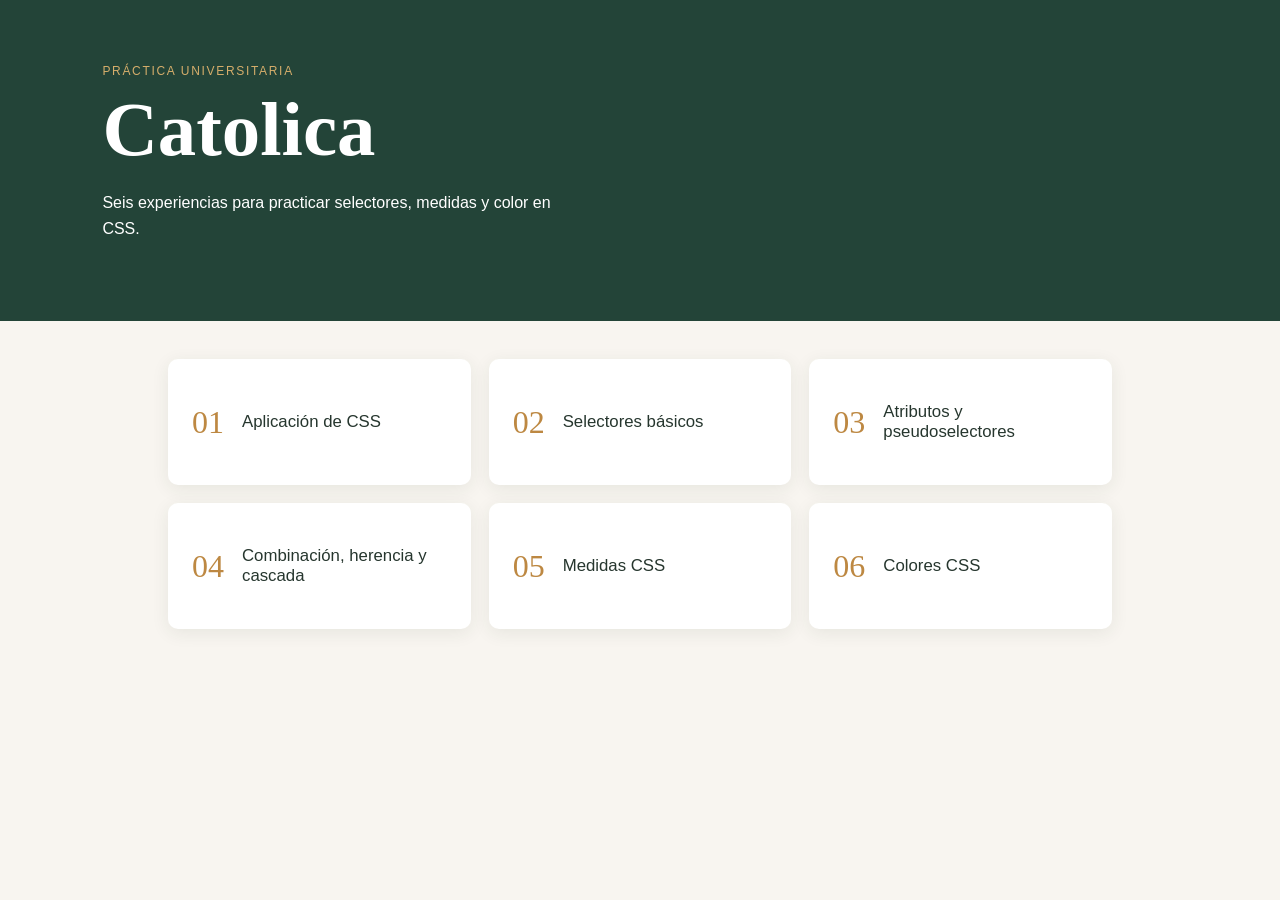
<file: Sesion02/index.html>
<!DOCTYPE html>
<html lang="es">
<head>
  <meta charset="UTF-8">
  <meta name="viewport" content="width=device-width, initial-scale=1.0">
  <title>Práctica CSS |Catolica </title>
  <link rel="stylesheet" href="portal.css">
</head>
<body>
  <header><p class="eyebrow">Práctica universitaria</p><h1>Catolica</h1><p>Seis experiencias para practicar selectores, medidas y color en CSS.</p></header>
  <main>
    <a href="experiencia01/index.html"><strong>01</strong><span>Aplicación de CSS</span></a>
    <a href="experiencia02/index.html"><strong>02</strong><span>Selectores básicos</span></a>
    <a href="experiencia03/index.html"><strong>03</strong><span>Atributos y pseudoselectores</span></a>
    <a href="experiencia04/index.html"><strong>04</strong><span>Combinación, herencia y cascada</span></a>
    <a href="experiencia05/index.html"><strong>05</strong><span>Medidas CSS</span></a>
    <a href="experiencia06/index.html"><strong>06</strong><span>Colores CSS</span></a>
  </main>
</body>
</html>
</file>
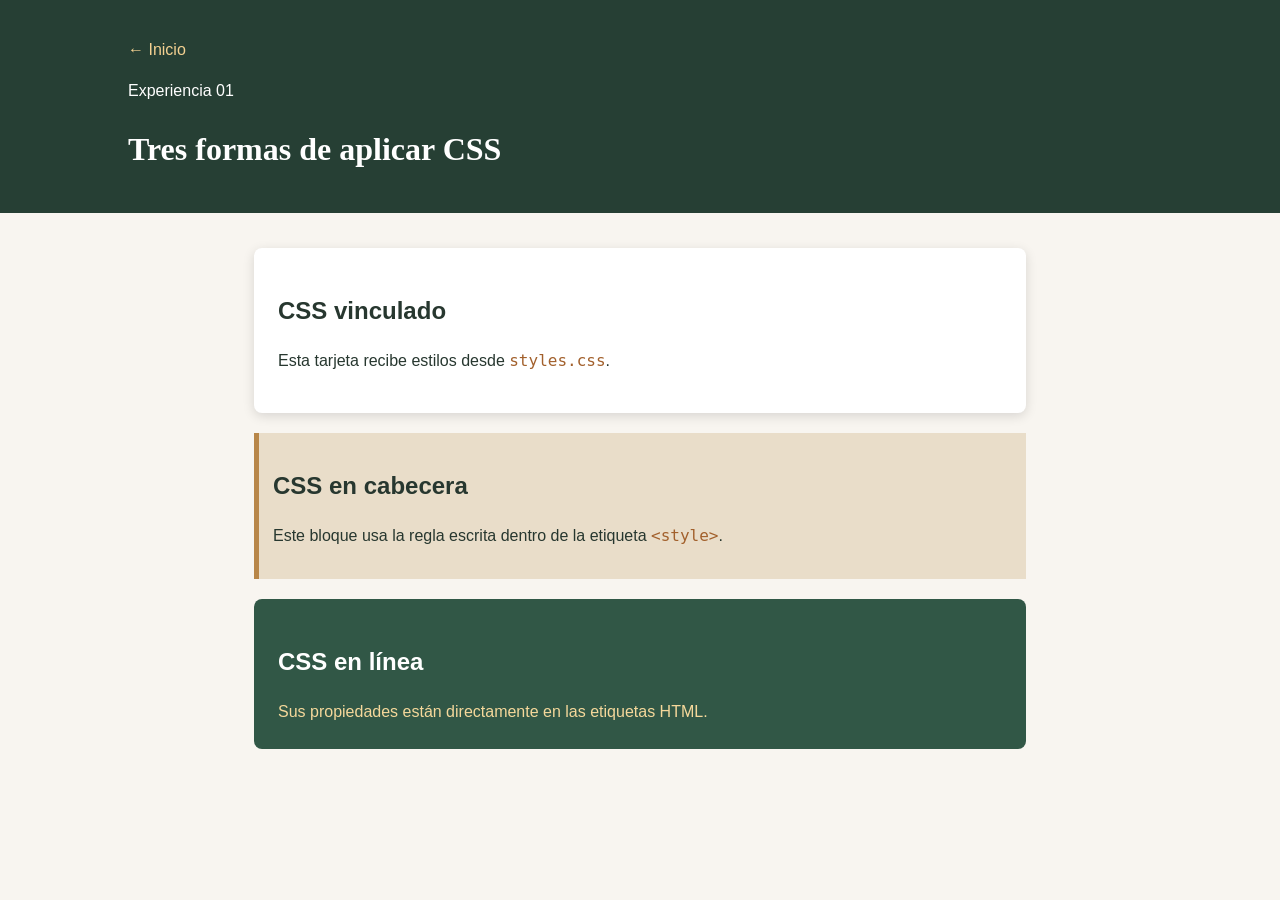
<file: Sesion02/Actividad01/index.html>
<!DOCTYPE html>
<html lang="es">
<head>
  <meta charset="UTF-8"><meta name="viewport" content="width=device-width, initial-scale=1.0">
  <title>Experiencia 01 | Aplicación CSS</title>
  
  <link rel="stylesheet" href="styles.css">
  
  <style>.mensaje-cabecera { background: #e9ddc9; padding: 14px; border-left: 5px solid #b88648; }</style>
</head>
<body>
  <header><a href="../index.html">← Inicio</a><p>Experiencia 01</p><h1>Tres formas de aplicar CSS</h1></header>
  <main>
    <section class="tarjeta"><h2>CSS vinculado</h2><p>Esta tarjeta recibe estilos desde <code>styles.css</code>.</p></section>
    <section class="mensaje-cabecera"><h2>CSS en cabecera</h2><p>Este bloque usa la regla escrita dentro de la etiqueta <code>&lt;style&gt;</code>.</p></section>
    
    <section style="background:#315746; color:white; padding:24px; border-radius:8px;"><h2>CSS en línea</h2><p style="margin-bottom:0; color:#f5d89b;">Sus propiedades están directamente en las etiquetas HTML.</p></section>
  </main>
</body></html>
</file>
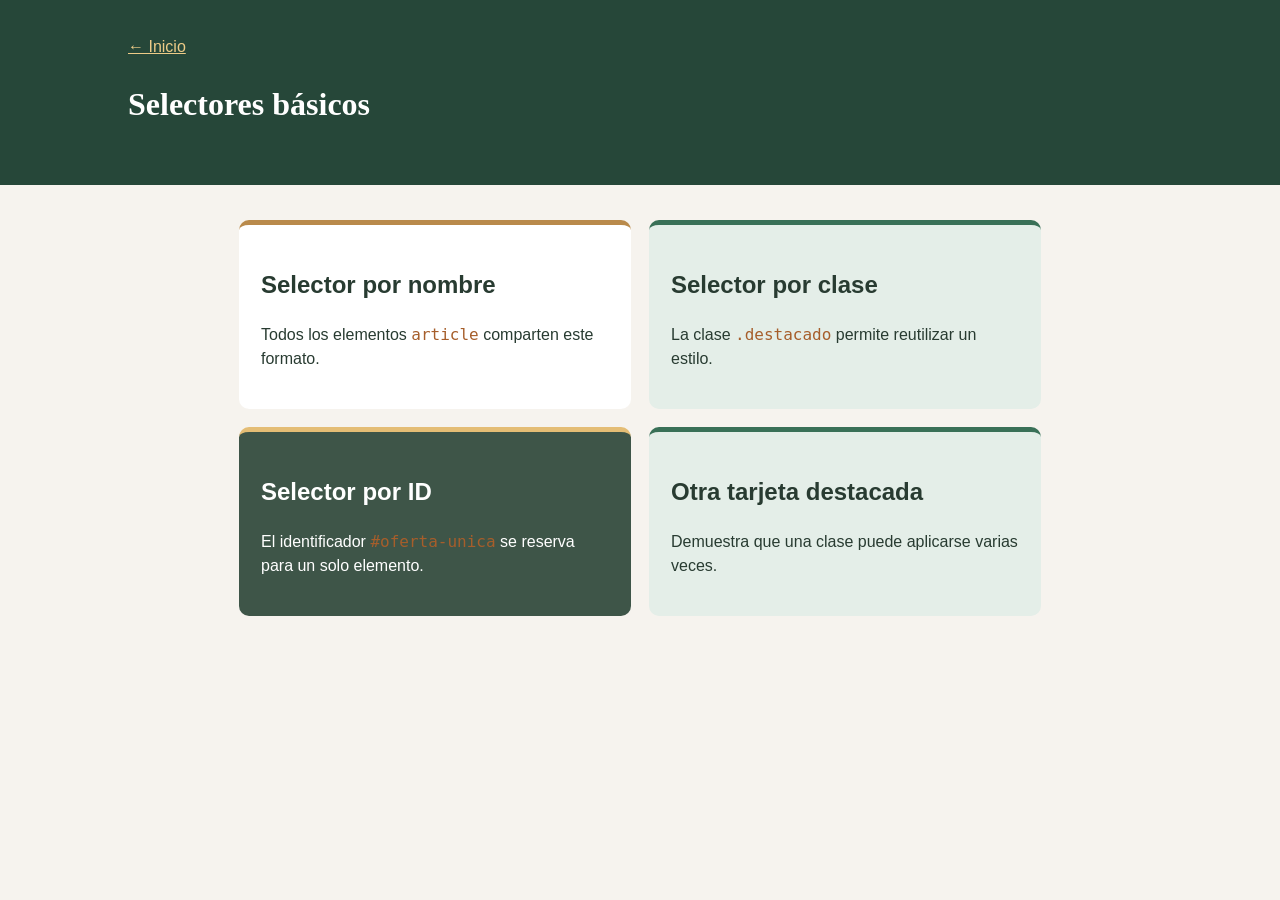
<file: Sesion02/Actividad02/index.html>
<!DOCTYPE html><html lang="es"><head><meta charset="UTF-8"><meta name="viewport" content="width=device-width, initial-scale=1.0"><title>Experiencia 02 | Selectores</title><link rel="stylesheet" href="styles.css"></head>
<body><header><a href="../index.html">← Inicio</a><h1>Selectores básicos</h1></header><main>
  <!-- Selector por nombre: todos los elementos article. -->
  <article><h2>Selector por nombre</h2><p>Todos los elementos <code>article</code> comparten este formato.</p></article>
  <!-- Selector por clase: elementos destacados. -->
  <article class="destacado"><h2>Selector por clase</h2><p>La clase <code>.destacado</code> permite reutilizar un estilo.</p></article>
  <!-- Selector por ID: elemento único. -->
  <article id="oferta-unica"><h2>Selector por ID</h2><p>El identificador <code>#oferta-unica</code> se reserva para un solo elemento.</p></article>
  <article class="destacado"><h2>Otra tarjeta destacada</h2><p>Demuestra que una clase puede aplicarse varias veces.</p></article>
</main></body></html>
</file>
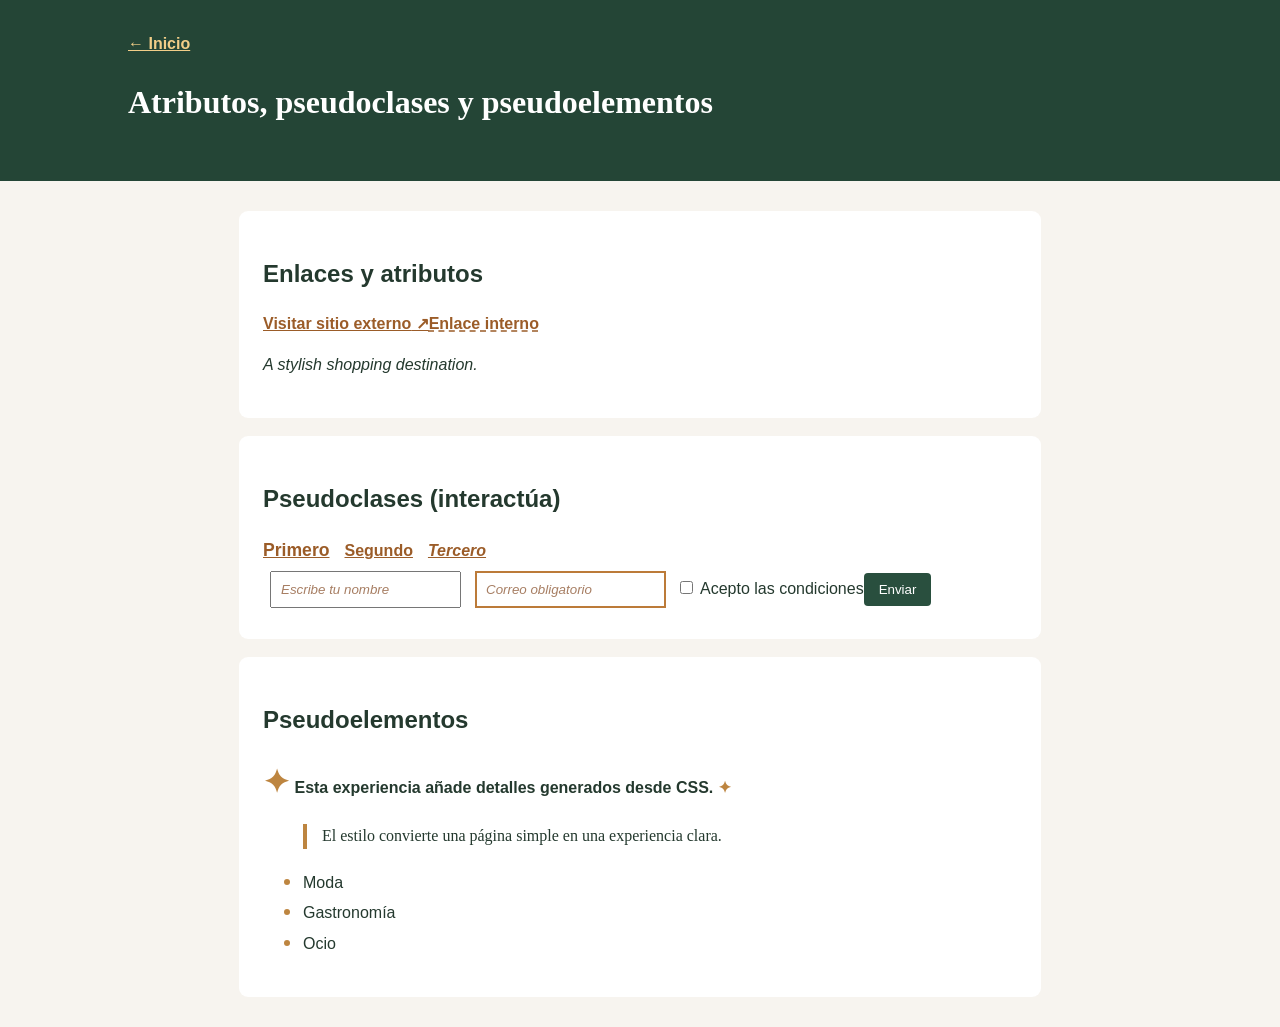
<file: Sesion02/Actividad03/index.html>
<!DOCTYPE html><html lang="es"><head><meta charset="UTF-8"><meta name="viewport" content="width=device-width, initial-scale=1.0"><title>Experiencia 03 | Pseudoselectores</title><link rel="stylesheet" href="styles.css"></head>
<body><header><a href="../index.html">← Inicio</a><h1>Atributos, pseudoclases y pseudoelementos</h1></header><main>
<section><h2>Enlaces y atributos</h2><a href="https://www.lasrozasvillage.com" target="_blank">Visitar sitio externo</a><a href="#contacto" title="Ir al formulario">Enlace interno</a><p lang="en">A stylish shopping destination.</p></section>
<section><h2>Pseudoclases (interactúa)</h2><nav><a href="#uno">Primero</a><a href="#dos">Segundo</a><a href="#tres">Tercero</a></nav><input type="text" placeholder="Escribe tu nombre"><input type="email" required placeholder="Correo obligatorio"><input type="checkbox" id="acepto"><label for="acepto">Acepto las condiciones</label><button>Enviar</button></section>
<section id="contacto"><h2>Pseudoelementos</h2><p class="introduccion">Esta experiencia añade detalles generados desde CSS.</p><blockquote>El estilo convierte una página simple en una experiencia clara.</blockquote><ul><li>Moda</li><li>Gastronomía</li><li>Ocio</li></ul></section>
</main></body></html>
</file>
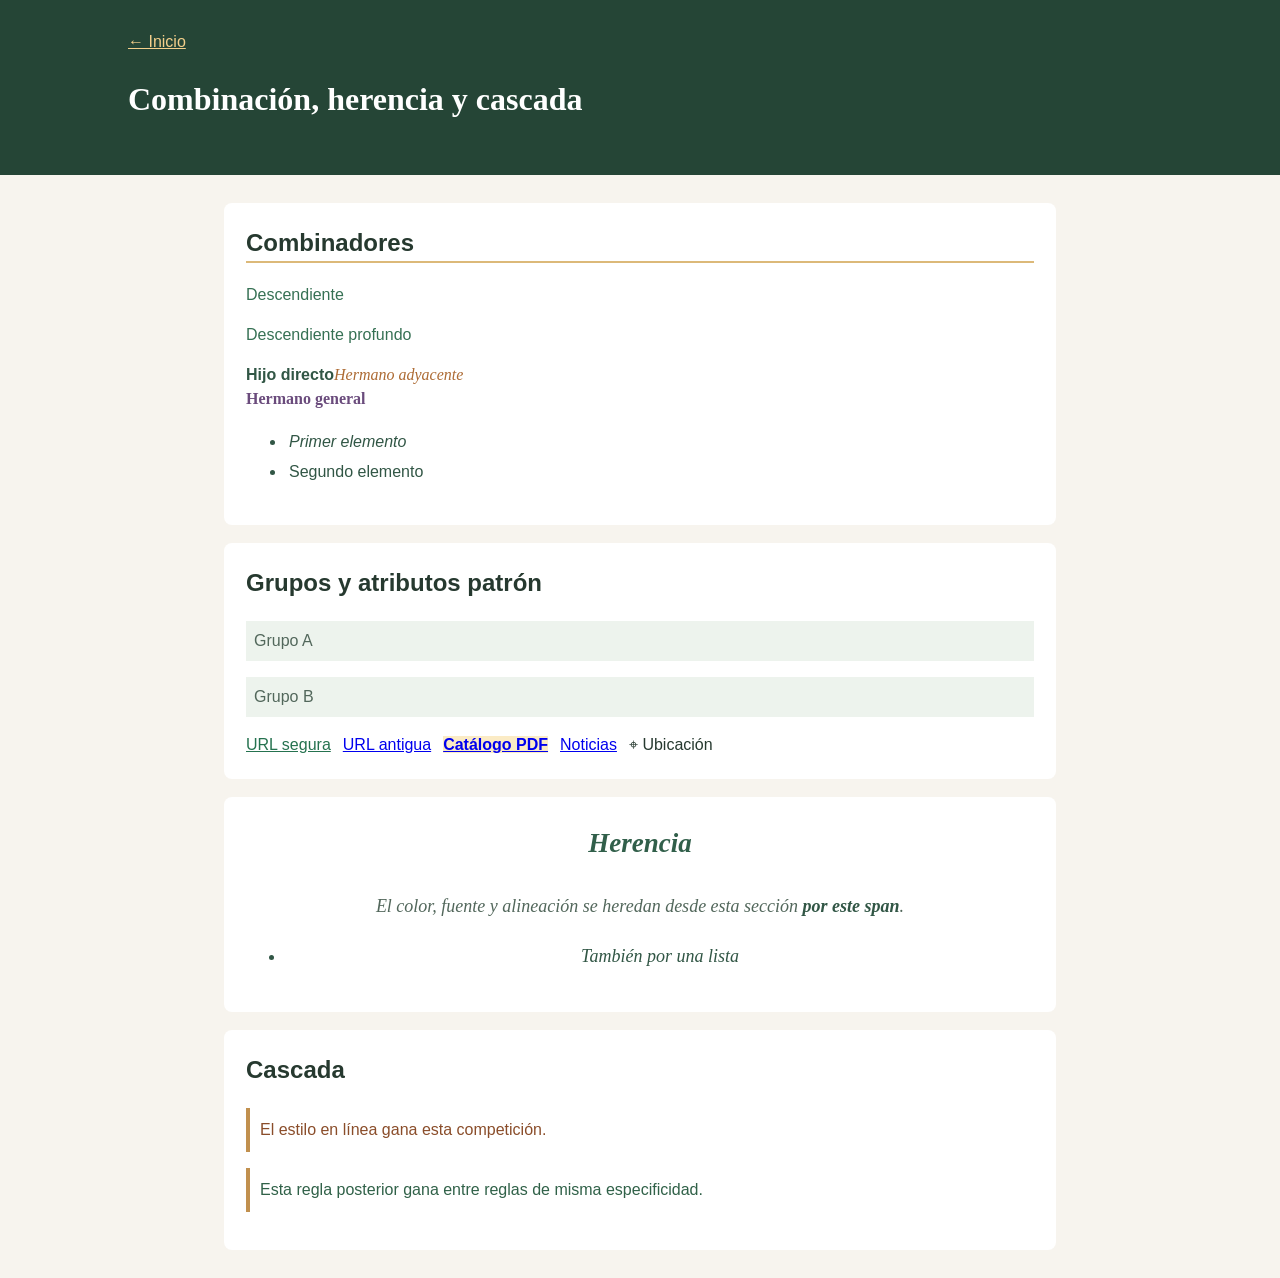
<file: Sesion02/Actividad04/index.html>
<!DOCTYPE html><html lang="es"><head><meta charset="UTF-8"><meta name="viewport" content="width=device-width, initial-scale=1.0"><title>Experiencia 04 | Reglas CSS</title><link rel="stylesheet" href="styles.css"></head><body>
<header><a href="../index.html">← Inicio</a><h1>Combinación, herencia y cascada</h1></header><main>
<section class="combinadores"><h2>Combinadores</h2><div class="contenedor"><p>Descendiente</p><div><p>Descendiente profundo</p></div><span>Hijo directo</span><em>Hermano adyacente</em><strong>Hermano general</strong></div><ul><li>Primer elemento</li><li>Segundo elemento</li></ul></section>
<section><h2>Grupos y atributos patrón</h2><p class="grupo-a">Grupo A</p><p class="grupo-b">Grupo B</p><a href="https://ejemplo.com">URL segura</a><a href="http://ejemplo.com">URL antigua</a><a href="oferta.pdf">Catálogo PDF</a><a href="marca-news">Noticias</a><a class="icono-ubicacion">Ubicación</a></section>
<section class="hereda"><h2>Herencia</h2><p>El color, fuente y alineación se heredan desde esta sección <span>por este span</span>.</p><ul><li>También por una lista</li></ul></section>
<section><h2>Cascada</h2><p class="cascada" id="texto-cascada" style="color:#8a4d2a">El estilo en línea gana esta competición.</p><p class="cascada">Esta regla posterior gana entre reglas de misma especificidad.</p></section>
</main></body></html>
</file>
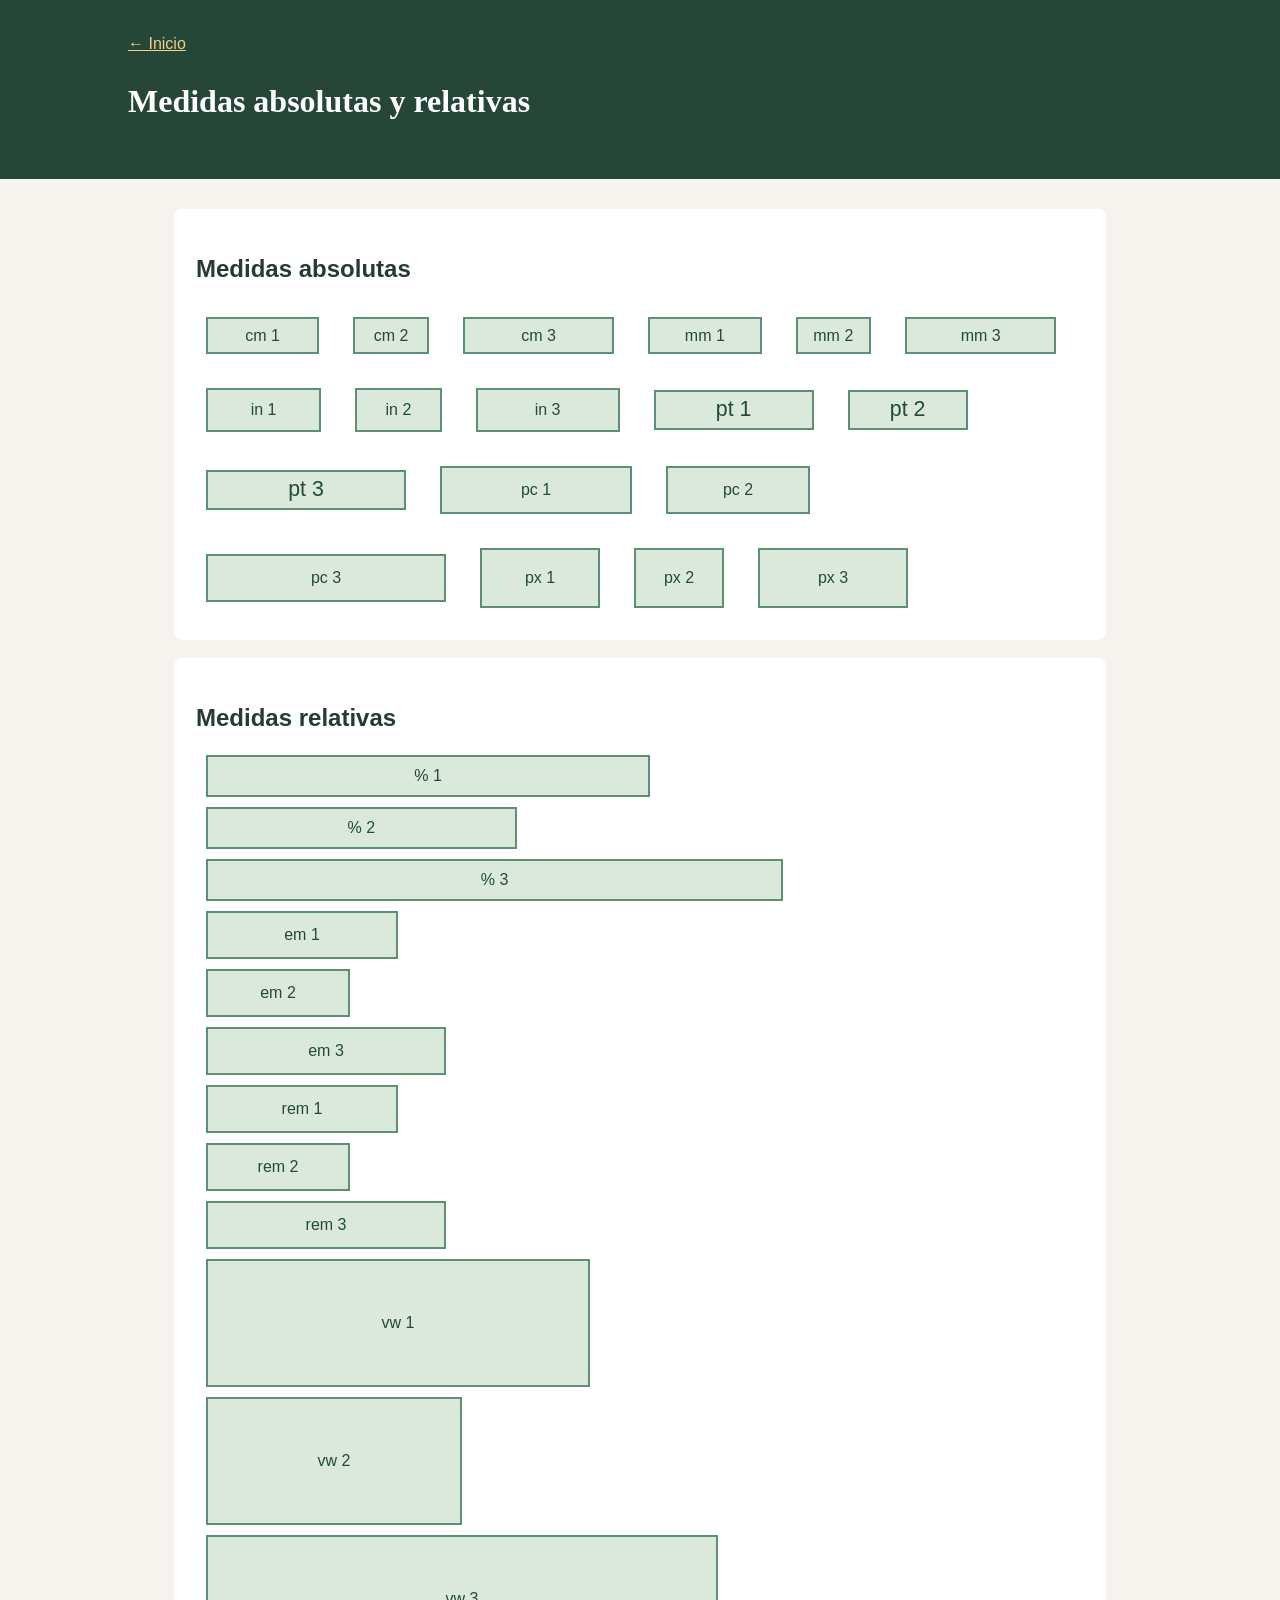
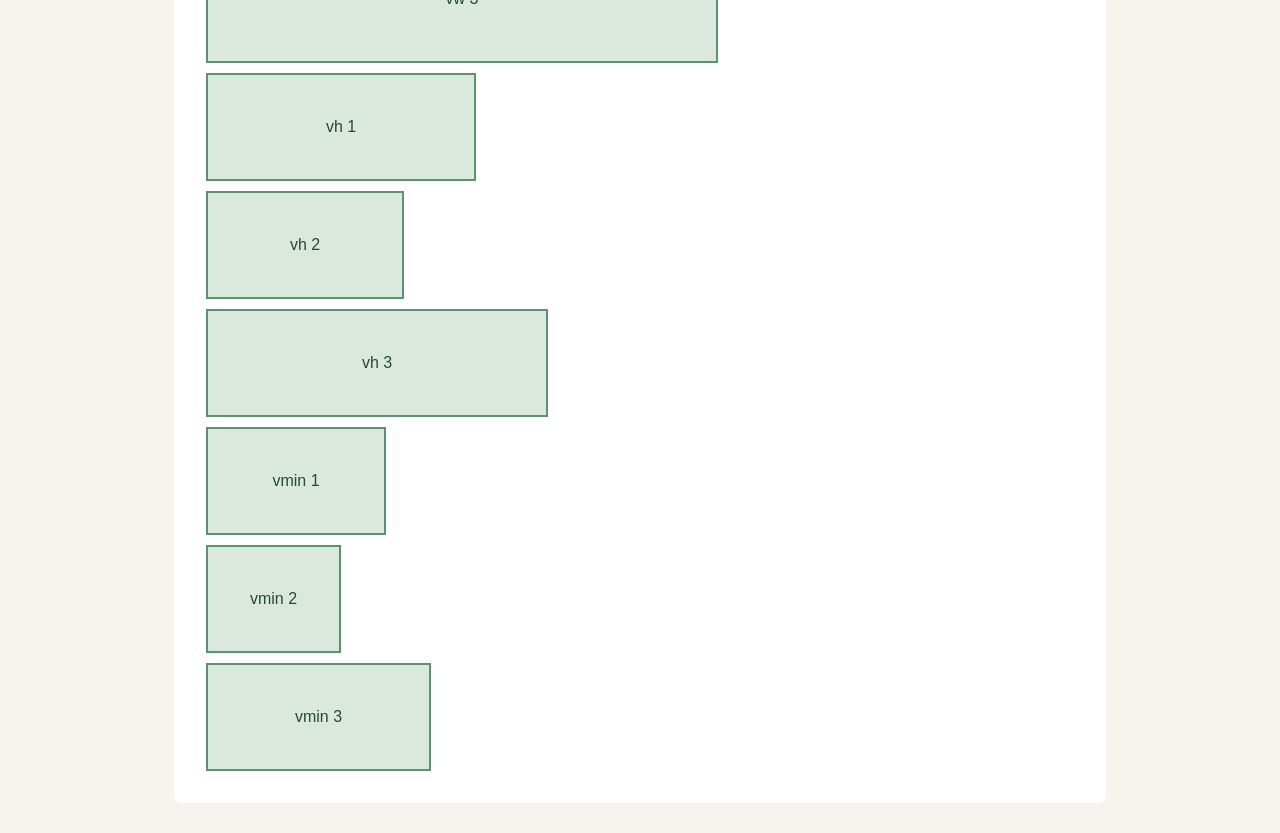
<file: Sesion02/Actividad05/index.html>
<!DOCTYPE html><html lang="es"><head><meta charset="UTF-8"><meta name="viewport" content="width=device-width, initial-scale=1.0"><title>Experiencia 05 | Medidas</title><link rel="stylesheet" href="styles.css"></head><body><header><a href="../index.html">← Inicio</a><h1>Medidas absolutas y relativas</h1></header><main>
<section><h2>Medidas absolutas</h2><div class="fila"><div class="cm">cm 1</div><div class="cm">cm 2</div><div class="cm">cm 3</div><div class="mm">mm 1</div><div class="mm">mm 2</div><div class="mm">mm 3</div><div class="in">in 1</div><div class="in">in 2</div><div class="in">in 3</div><div class="pt">pt 1</div><div class="pt">pt 2</div><div class="pt">pt 3</div><div class="pc">pc 1</div><div class="pc">pc 2</div><div class="pc">pc 3</div><div class="px">px 1</div><div class="px">px 2</div><div class="px">px 3</div></div></section>
<section class="relativas"><h2>Medidas relativas</h2><div class="porcentaje">% 1</div><div class="porcentaje">% 2</div><div class="porcentaje">% 3</div><div class="em">em 1</div><div class="em">em 2</div><div class="em">em 3</div><div class="rem">rem 1</div><div class="rem">rem 2</div><div class="rem">rem 3</div><div class="vw">vw 1</div><div class="vw">vw 2</div><div class="vw">vw 3</div><div class="vh">vh 1</div><div class="vh">vh 2</div><div class="vh">vh 3</div><div class="vmin">vmin 1</div><div class="vmin">vmin 2</div><div class="vmin">vmin 3</div></section>
</main></body></html>
</file>
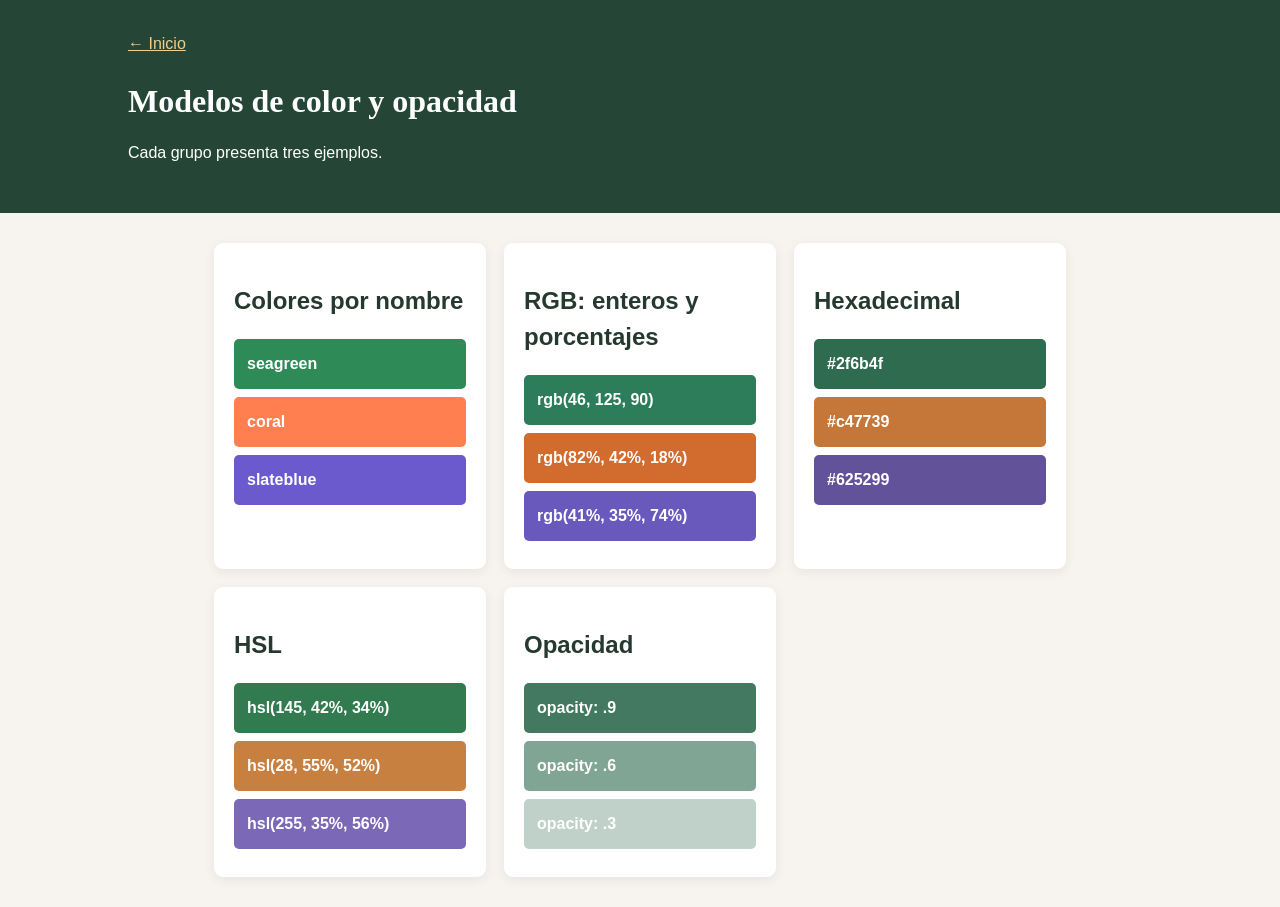
<file: Sesion02/Actividad06/index.html>
<!DOCTYPE html><html lang="es"><head><meta charset="UTF-8"><meta name="viewport" content="width=device-width, initial-scale=1.0"><title>Experiencia 06 | Colores</title><link rel="stylesheet" href="styles.css"></head><body><header><a href="../index.html">← Inicio</a><h1>Modelos de color y opacidad</h1><p>Cada grupo presenta tres ejemplos.</p></header><main>
<section><h2>Colores por nombre</h2><div class="muestra nombre1">seagreen</div><div class="muestra nombre2">coral</div><div class="muestra nombre3">slateblue</div></section>
<section><h2>RGB: enteros y porcentajes</h2><div class="muestra rgb1">rgb(46, 125, 90)</div><div class="muestra rgb2">rgb(82%, 42%, 18%)</div><div class="muestra rgb3">rgb(41%, 35%, 74%)</div></section>
<section><h2>Hexadecimal</h2><div class="muestra hex1">#2f6b4f</div><div class="muestra hex2">#c47739</div><div class="muestra hex3">#625299</div></section>
<section><h2>HSL</h2><div class="muestra hsl1">hsl(145, 42%, 34%)</div><div class="muestra hsl2">hsl(28, 55%, 52%)</div><div class="muestra hsl3">hsl(255, 35%, 56%)</div></section>
<section><h2>Opacidad</h2><div class="muestra op1">opacity: .9</div><div class="muestra op2">opacity: .6</div><div class="muestra op3">opacity: .3</div></section>
</main></body></html>
</file>
<file: Sesion02/portal.css>
* { box-sizing: border-box; } body { margin: 0; font-family: Arial, sans-serif; background: #f8f5f0; color: #26362e; } header { padding: 64px max(8vw, 28px); background: #234438; color: white; } h1 { font-family: Georgia, serif; font-size: clamp(2.4rem, 6vw, 4.8rem); margin: 8px 0; } .eyebrow { text-transform: uppercase; letter-spacing: .14em; font-size: .75rem; margin: 0; color: #d6ae6b; } header p:last-child { max-width: 460px; line-height: 1.6; } main { max-width: 1000px; margin: 38px auto; padding: 0 28px; display: grid; grid-template-columns: repeat(auto-fit, minmax(250px, 1fr)); gap: 18px; } a { background: white; padding: 24px; min-height: 126px; border-radius: 10px; color: inherit; text-decoration: none; display: flex; gap: 18px; align-items: center; box-shadow: 0 4px 18px #20382a15; transition: transform .2s; } a:hover { transform: translateY(-4px); } strong { font: 2rem Georgia, serif; color: #bd8842; } span { font-size: 1.05rem; }
</file>
<file: Sesion02/Actividad01/styles.css>
* { box-sizing: border-box; } body { margin: 0; background: #f8f5f0; color: #27372f; font: 16px/1.55 Arial, sans-serif; } header { background: #263f34; padding: 38px 10%; color: white; } header a { color: #f4d191; text-decoration: none; } h1 { font-family: Georgia, serif; margin-bottom: 0; } main { max-width: 820px; margin: 35px auto; padding: 0 24px; display: grid; gap: 20px; } .tarjeta { background: white; padding: 24px; border-radius: 8px; box-shadow: 0 3px 12px #0002; } code { color: #a2602c; }
</file>
<file: Sesion02/Actividad02/styles.css>
* { box-sizing: border-box; } body { margin: 0; font: 16px/1.5 Arial, sans-serif; color:#283b31; background:#f6f3ee; } header { padding:35px 10%; background:#264739; color:white; } header a { color:#edcb87; } h1 { font-family:Georgia,serif; } main { max-width:850px; margin:35px auto; padding:0 24px; display:grid; grid-template-columns:repeat(auto-fit,minmax(260px,1fr)); gap:18px; } /* Requisito: selector por nombre */ article { padding:22px; background:white; border-radius:10px; border-top:5px solid #b98a4b; } /* Requisito: selector por clase */ .destacado { background:#e4eee8; border-top-color:#397057; } /* Requisito: selector por ID */ #oferta-unica { background:#3e5548; color:white; border-top-color:#e4bd75; } code { color:#a65e2b; }
</file>
<file: Sesion02/Actividad03/styles.css>
*{box-sizing:border-box} body{margin:0;font:16px/1.55 Arial,sans-serif;background:#f7f4ef;color:#24392e} header{background:#244536;color:white;padding:32px 10%}header a{color:#f2ce88}h1{font-family:Georgia,serif}main{max-width:850px;margin:30px auto;padding:0 24px;display:grid;gap:18px}section{background:white;padding:24px;border-radius:9px}a{color:#9b5c28}/* Atributos: 1 href, 2 target, 3 title, 4 lang */a[href]{font-weight:bold}a[target="_blank"]::after{content:" ↗"}a[title]{text-decoration-style:dashed}p[lang="en"]{font-style:italic}/* Pseudoclases: 1 :link, 2 :visited, 3 :hover, 4 :active, 5 :focus, 6 :first-child, 7 :last-child, 8 :nth-child, 9 :checked, 10 :required */nav a:link{margin-right:15px}nav a:visited{color:#704278}nav a:hover{color:#d17c32}nav a:active{background:#f5d28d}input:focus{outline:3px solid #d9ad60}nav a:first-child{font-size:1.1em}nav a:last-child{font-style:italic}nav a:nth-child(2){text-decoration:underline}input:checked+label{color:#287152;font-weight:bold}input:required{border:2px solid #bc7b39}input{padding:9px;margin:7px}button{padding:9px 15px;background:#294f3e;color:white;border:0;border-radius:4px}/* Pseudoelementos: ::before, ::after, ::first-letter, ::first-line, ::selection, ::marker, ::placeholder */.introduccion::before{content:"✦ ";color:#bd8540}.introduccion::after{content:" ✦";color:#bd8540}.introduccion::first-letter{font-size:2em;font-family:Georgia}.introduccion::first-line{font-weight:bold}::selection{background:#d8b26d;color:#18291f}li::marker{color:#bd8540;font-size:1.3em}input::placeholder{color:#a77e63;font-style:italic}blockquote{border-left:4px solid #bd8540;padding-left:15px;font-family:Georgia}
</file>
<file: Sesion02/Actividad04/styles.css>
*{box-sizing:border-box}body{margin:0;font:16px/1.5 Arial,sans-serif;background:#f7f4ee;color:#26392f}header{padding:30px 10%;background:#254536;color:white}header a{color:#f3cf8b}h1{font-family:Georgia,serif}main{max-width:880px;margin:28px auto;padding:0 24px;display:grid;gap:18px}section{background:#fff;padding:22px;border-radius:8px}code{color:#9c5d2e}
/* 7 CASOS COMBINADOS: 1 descendiente, 2 hijo, 3 adyacente, 4 hermano general, 5 hijo con clase, 6 descendiente de lista, 7 :first-child combinado */.contenedor p{color:#367154}.contenedor>span{font-weight:bold}.contenedor span+em{color:#ad6b34}.contenedor em~strong{display:block;color:#6a4b7c}.combinadores>h2{border-bottom:2px solid #dcb979}.combinadores li{padding:3px}.combinadores ul>li:first-child{font-style:italic}
/* 5 SELECTORES MÚLTIPLES (cinco grupos de elementos) */h2,p{margin-top:0}.grupo-a,.grupo-b{padding:8px;background:#edf3ed}a[href],a.icono-ubicacion{margin-right:12px}li,span{color:#315645}.contenedor strong,.contenedor em{font-family:Georgia,serif}
/* 5 SELECTORES DE ATRIBUTO TIPO PATRÓN: ^=, $=, *=, |= y ~= */a[href^="https"]{color:#25724f}a[href$=".pdf"]{font-weight:bold}a[href*="oferta"]{background:#fbebc5}a[class|="marca"]{border-bottom:2px solid #b77e42}a[class~="icono-ubicacion"]::before{content:"⌖ "}
/* 7 CASOS DE HERENCIA: color, familia, alineación, tamaño, estilo, altura de línea y visibilidad */.hereda{color:#315f4a;font-family:Georgia,serif;text-align:center;font-size:18px;font-style:italic;line-height:1.8;visibility:visible}.hereda span{font-weight:bold}
/* 5 CASOS DE CASCADA: 1 regla de etiqueta, 2 clase, 3 ID, 4 regla posterior, 5 estilo en línea */p{color:#52675b}.cascada{color:#387258}.cascada{color:#306148}#texto-cascada{color:#7a4268}.cascada{padding:10px;border-left:4px solid #c1904e}
</file>
<file: Sesion02/Actividad05/styles.css>
*{box-sizing:border-box}body{margin:0;font:16px/1.5 Arial,sans-serif;background:#f7f4ef;color:#283b30}header{background:#264638;color:#fff;padding:32px 10%}header a{color:#f1cf8c}h1{font-family:Georgia,serif}main{max-width:980px;margin:30px auto;padding:0 24px;display:grid;gap:18px}section{background:white;padding:22px;border-radius:8px}.fila{display:flex;flex-wrap:wrap;align-items:center;gap:14px}.fila div,.relativas div{display:grid;place-items:center;background:#dae9dc;border:2px solid #5d9173;margin:10px;color:#214a38}/* Absolutas: tres casos por cada unidad */.cm{width:3cm;height:1cm}.cm:nth-child(2){width:2cm}.cm:nth-child(3){width:4cm}.mm{width:30mm;height:10mm}.mm:nth-child(5){width:20mm}.mm:nth-child(6){width:40mm}.in{width:1.2in;height:.45in}.in:nth-child(8){width:.9in}.in:nth-child(9){width:1.5in}.pt{width:120pt;height:30pt;font-size:16pt}.pt:nth-child(11){width:90pt}.pt:nth-child(12){width:150pt}.pc{width:12pc;height:3pc;font-size:1pc}.pc:nth-child(14){width:9pc}.pc:nth-child(15){width:15pc}.px{width:120px;height:60px}.px:nth-child(17){width:90px}.px:nth-child(18){width:150px}/* Relativas: tres casos por cada unidad */.porcentaje{width:50%;min-height:42px}.porcentaje:nth-of-type(2){width:35%}.porcentaje:nth-of-type(3){width:65%}.em{width:12em;height:3em}.em:nth-of-type(5){width:9em}.em:nth-of-type(6){width:15em}.rem{width:12rem;height:3rem}.rem:nth-of-type(8){width:9rem}.rem:nth-of-type(9){width:15rem}.vw{width:30vw;height:10vw}.vw:nth-of-type(11){width:20vw}.vw:nth-of-type(12){width:40vw}.vh{width:30vh;height:12vh}.vh:nth-of-type(14){width:22vh}.vh:nth-of-type(15){width:38vh}.vmin{width:20vmin;height:12vmin}.vmin:nth-of-type(17){width:15vmin}.vmin:nth-of-type(18){width:25vmin}
</file>
<file: Sesion02/Actividad06/styles.css>
*{box-sizing:border-box}body{margin:0;font:16px/1.5 Arial,sans-serif;background:#f7f4ef;color:#26392f}header{padding:32px 10%;background:#254637;color:white}header a{color:#f1ce8a}h1{font-family:Georgia,serif;margin-bottom:0}main{max-width:900px;margin:30px auto;padding:0 24px;display:grid;grid-template-columns:repeat(auto-fit,minmax(250px,1fr));gap:18px}section{background:white;padding:20px;border-radius:9px;box-shadow:0 3px 12px #0001}.muestra{padding:13px;margin:8px 0;border-radius:5px;color:white;font-weight:bold}/* Tres por nombre */.nombre1{background:seagreen}.nombre2{background:coral}.nombre3{background:slateblue}/* RGB: enteros y porcentajes */.rgb1{background:rgb(46,125,90)}.rgb2{background:rgb(82%,42%,18%)}.rgb3{background:rgb(41%,35%,74%)}/* Tres hexadecimales */.hex1{background:#2f6b4f}.hex2{background:#c47739}.hex3{background:#625299}/* Tres HSL */.hsl1{background:hsl(145,42%,34%)}.hsl2{background:hsl(28,55%,52%)}.hsl3{background:hsl(255,35%,56%)}/* Tres casos de opacidad */.op1{background:#2f6b4f;opacity:.9}.op2{background:#2f6b4f;opacity:.6}.op3{background:#2f6b4f;opacity:.3}
</file>
